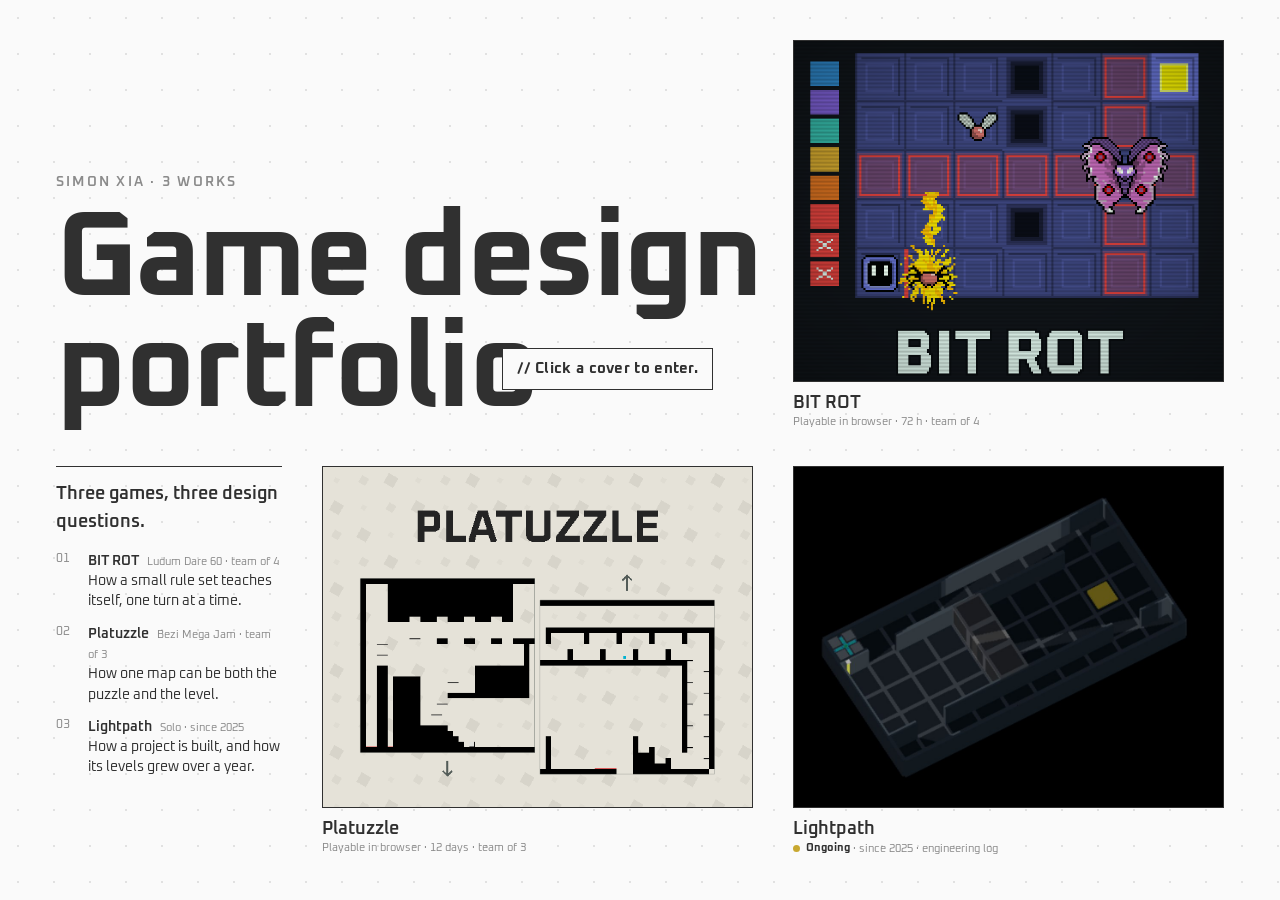
<file: index.html>
<!doctype html>
<html lang="en">
<head>
  <meta charset="utf-8">
  <meta name="viewport" content="width=device-width, initial-scale=1">
  <title>Simon Xia — Games</title>
  <link rel="stylesheet" href="style.css">
  <script>if (!sessionStorage.getItem("portfolio-return")) document.documentElement.classList.add("loading");</script>
</head>
<body class="home">
  <!-- 两个互扣的 L：作品占右边（BIT ROT 右上、Platuzzle 中下、Lightpath 右下），
       文字占左上横条 + 左下竖条。窄屏改为竖排。 -->
  <main class="home-grid">

    <header class="home-title">
      <p class="kicker">Simon Xia · 3 works</p>
      <h1>Game design<br>portfolio</h1>
    </header>

    <p class="note home-cta">Click a cover to enter.</p>

    <a class="entry e-bitrot" href="bit-rot.html" data-bg="#101820" data-style="bitrot">
      <img class="shot cover" src="img/bitrot-cover.png" alt="BIT ROT cover">
      <div class="label">
        <span class="title">BIT ROT</span>
        <span class="tag">Playable in browser · 72 h · team of 4</span>
      </div>
    </a>

    <section class="home-index" aria-label="What to look at">
      <p class="home-lead">Three games, three design questions.</p>
      <ol>
        <li><b>BIT ROT</b><span>Ludum Dare 60 · team of 4</span>How a small rule set teaches itself, one turn at a time.</li>
        <li><b>Platuzzle</b><span>Bezi Mega Jam · team of 3</span>How one map can be both the puzzle and the level.</li>
        <li><b>Lightpath</b><span>Solo · since 2025</span>How a project is built, and how its levels grew over a year.</li>
      </ol>
    </section>

    <a class="entry e-platuzzle" href="platuzzle.html" data-bg="#d7d7d7" data-style="platuzzle">
      <img class="shot cover" src="img/platuzzle-cover.png" alt="Platuzzle cover">
      <div class="label">
        <span class="title">Platuzzle</span>
        <span class="tag">Playable in browser · 12 days · team of 3</span>
      </div>
    </a>

    <a class="entry e-lightpath" href="lightpath.html" data-bg="#06090d" data-style="lightpath">
      <img class="shot cover" src="img/lightpath-cover.jpg" alt="Lightpath, level SNF-1 in the 3D view">
      <div class="label">
        <span class="title">Lightpath</span>
        <span class="tag"><b class="tag-live"><i aria-hidden="true"></i>Ongoing</b> · since 2025 · engineering log</span>
      </div>
    </a>
  </main>

  <script src="home-grid.js"></script>
  <script src="transition.js"></script>
</body>
</html>
</file>
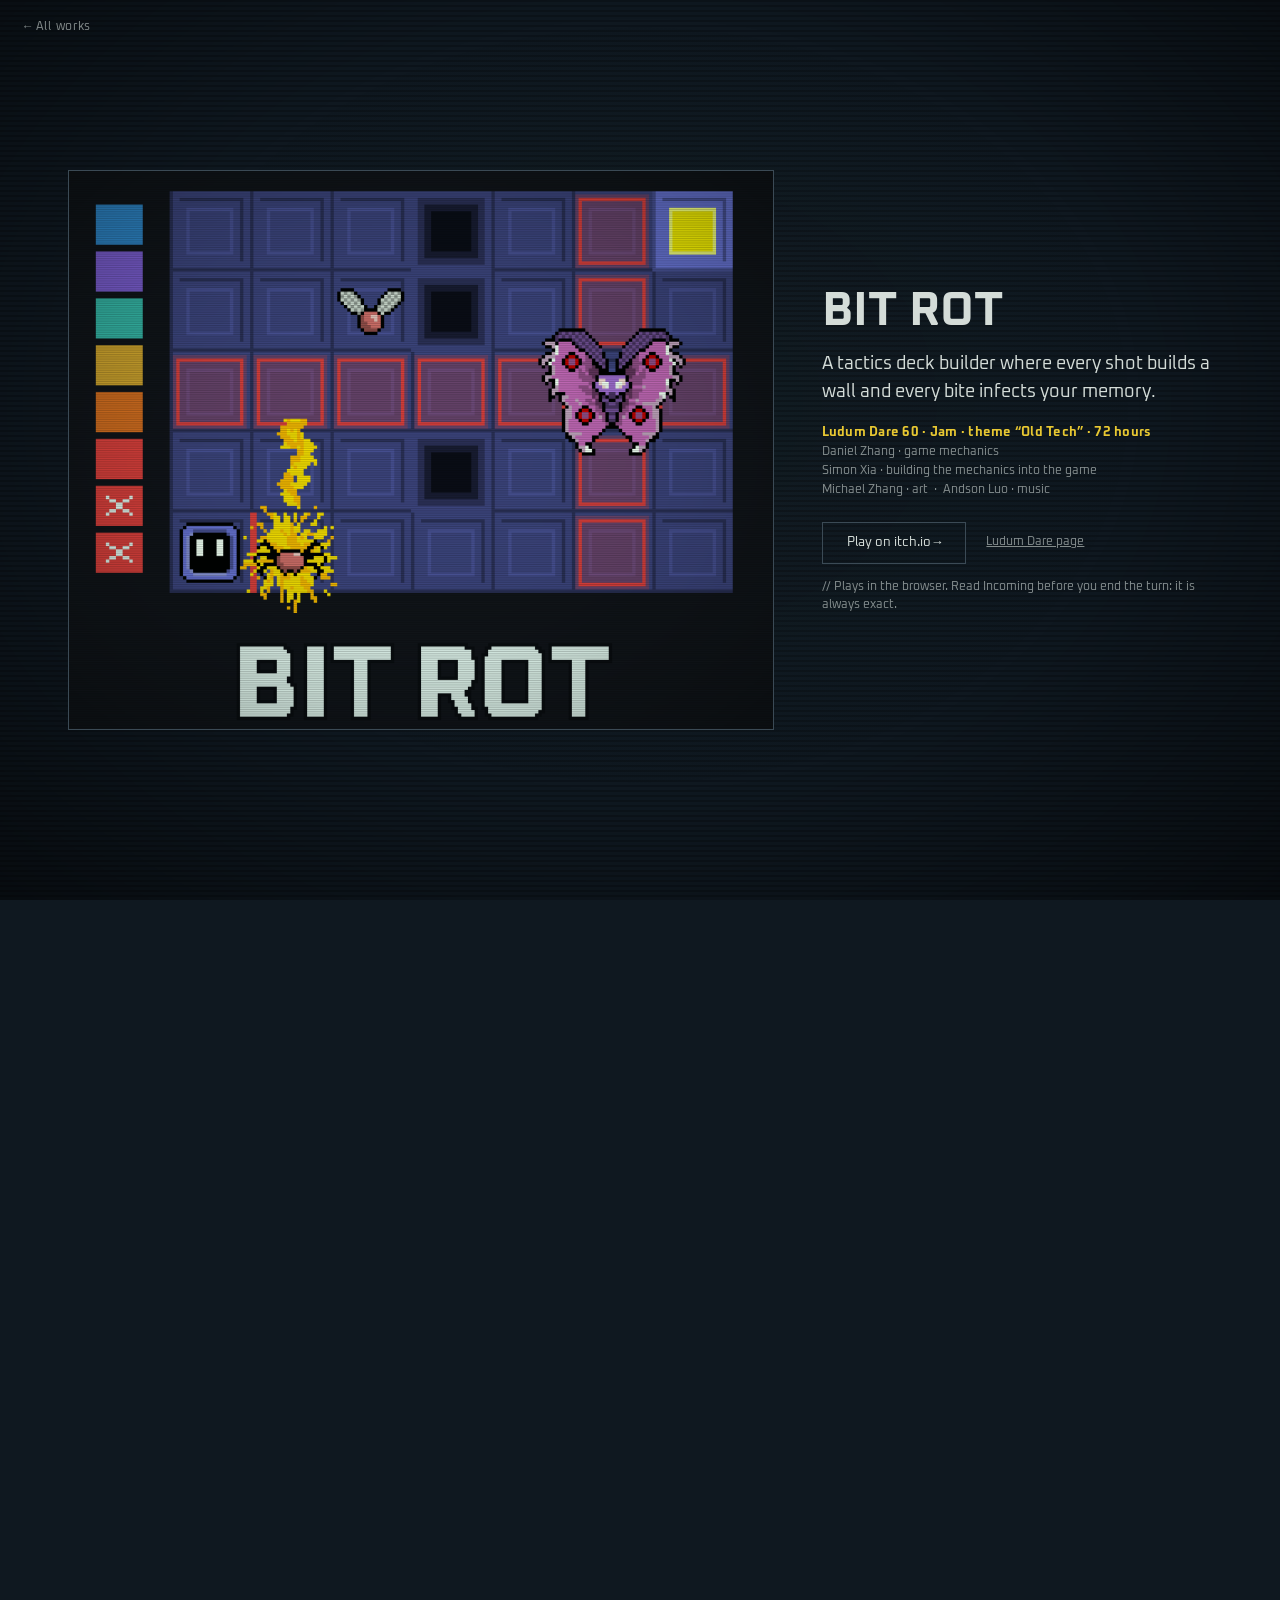
<file: bit-rot.html>
<!doctype html>
<html lang="en">
<head>
  <meta charset="utf-8">
  <meta name="viewport" content="width=device-width, initial-scale=1">
  <title>BIT ROT — Simon Xia</title>
  <link rel="stylesheet" href="style.css">
  <script>if (sessionStorage.getItem("portfolio-enter")) document.documentElement.classList.add("arriving");</script>
</head>
<body class="theme-bitrot">
  <a class="back" href="index.html" data-return>← All works</a>

  <!-- Introduction / Map design / Tutorial plan / Player's comments / Ludum Dare Results -->
  <main class="work">

    <section class="section hero">
      <img class="shot cover" src="img/bitrot-cover.png" alt="BIT ROT cover">
      <div>
        <h1>BIT ROT</h1>
        <p class="one-liner">A tactics deck builder where every shot builds a wall and every bite infects your memory.</p>
        <div class="meta">
          <span class="event">Ludum Dare 60 · Jam · theme “Old Tech” · 72 hours</span>
          <span>Daniel Zhang · game mechanics</span>
          <span>Simon Xia · building the mechanics into the game</span>
          <span>Michael Zhang · art &nbsp;·&nbsp; Andson Luo · music</span>
        </div>
        <div class="actions">
          <a class="btn" href="https://ralex-x.itch.io/bit-rot">Play on itch.io →</a>
          <a class="text-link" href="https://ldjam.com/events/ludum-dare/60/bit-rot">Ludum Dare page</a>
        </div>
        <p class="note" style="margin-top:14px">Plays in the browser. Read Incoming before you end the turn: it is always exact.</p>
      </div>
    </section>

    <section class="section">
      <div class="section-head"><span class="idx">01</span><h2>Introduction</h2></div>
      <p class="lead">You are a debugger dropped onto a board of bugs. Every shot builds a wall, and every bite corrupts a card in your deck. There is no luck in combat: every bug’s next move is shown before you commit.</p>
      <div class="turn" style="margin-top:16px">
        <div><b>DRAW</b>5 cards from your memory deck</div>
        <div><b>SPEND</b>4 CPU on cards</div>
        <div><b>FIRE</b>The side of your tile you fire from becomes a wall</div>
        <div><b>READ</b>Incoming shows every bug’s path, attack and exact damage</div>
        <div><b>END</b>Bugs move and bite; each point of damage corrupts a card</div>
      </div>
      <div class="strip" style="margin-top:16px">
        <figure><img class="shot" src="img/bitrot-09-aim-up.jpg" alt="Aiming ZAP upward"><figcaption>Aim ZAP up</figcaption></figure>
        <figure><img class="shot" src="img/bitrot-10-played-2.jpg" alt="ZAP fired; the tile edge becomes a wall"><figcaption>The top edge is now a wall, for the rest of the level</figcaption></figure>
        <figure><img class="shot" src="img/bitrot-11-end-turn.jpg" alt="End of turn: the bug moves"><figcaption>End turn: the bug moves, exactly as Incoming showed</figcaption></figure>
      </div>
      <div class="split" style="margin-top:18px; grid-template-columns:300px 1fr; gap:36px; align-items:center">
        <p style="font-size:14px">Memory is the health bar. Front slots put more copies of a card into the deck; damage corrupts from the back. Placing a card decides how often you draw it and how long it lasts.</p>
        <div>
          <div class="slots slots-compact" role="img" aria-label="Eight memory slots. Copies per slot: 4, 4, 3, 3, 2, 2, 1, 1. Slots 7 and 8 shown corrupted.">
            <div class="slot"><span class="c">4</span></div><div class="slot"><span class="c">4</span></div>
            <div class="slot"><span class="c">3</span></div><div class="slot"><span class="c">3</span></div>
            <div class="slot"><span class="c">2</span></div><div class="slot"><span class="c">2</span></div>
            <div class="slot rot"><span class="c">1</span></div><div class="slot rot"><span class="c">1</span></div>
          </div>
          <div class="slots-axis"><span>slot 1 · copies in deck · drawn most, breaks last</span><span>damage starts at slot 8 · corrupted = +1 CPU</span></div>
        </div>
      </div>
    </section>

    <section class="section">
      <div class="section-head"><span class="idx">02</span><h2>Map design</h2></div>
      <p class="lead">There is no fixed map: walls only exist where someone fired. Each level gives the board one idea, and three bugs read walls in three different ways.</p>
      <div class="levels" style="margin-top:18px">
        <figure class="level">
          <div class="board" style="--n:5"><div class="cell"></div><div class="cell"></div><div class="cell"></div><div class="cell"></div><div class="cell exit">EXIT</div><div class="cell"></div><div class="cell"></div><div class="cell"></div><div class="cell"></div><div class="cell"></div><div class="cell"></div><div class="cell"></div><div class="cell"><img src="img/sprites/spider1.png" alt="spider"></div><div class="cell"></div><div class="cell"></div><div class="cell"></div><div class="cell"></div><div class="cell"></div><div class="cell"></div><div class="cell"></div><div class="cell"><img src="img/sprites/player_idle.png" alt="you"></div><div class="cell"></div><div class="cell"></div><div class="cell"></div><div class="cell"></div></div>
          <figcaption><b>1 · Tutorial</b> 5×5 · 10 turns<br>One spider, two cards. Every rule is met once, on purpose.</figcaption>
        </figure>
        <figure class="level">
          <div class="board" style="--n:7"><div class="cell"></div><div class="cell"></div><div class="cell"><img src="img/sprites/fly1.png" alt="fly"></div><div class="cell"></div><div class="cell"></div><div class="cell"></div><div class="cell exit">EXIT</div><div class="cell"></div><div class="cell"></div><div class="cell"></div><div class="cell"></div><div class="cell"><img src="img/sprites/fly1.png" alt="fly"></div><div class="cell"></div><div class="cell"></div><div class="cell"></div><div class="cell"></div><div class="cell"></div><div class="cell"></div><div class="cell"></div><div class="cell"></div><div class="cell"></div><div class="cell"></div><div class="cell"></div><div class="cell"></div><div class="cell"></div><div class="cell"></div><div class="cell"></div><div class="cell"><img src="img/sprites/spider1.png" alt="spider"></div><div class="cell"></div><div class="cell"></div><div class="cell"></div><div class="cell"></div><div class="cell"></div><div class="cell"></div><div class="cell"></div><div class="cell"></div><div class="cell"></div><div class="cell"></div><div class="cell"></div><div class="cell"></div><div class="cell"></div><div class="cell"></div><div class="cell"><img src="img/sprites/player_idle.png" alt="you"></div><div class="cell"></div><div class="cell"></div><div class="cell"></div><div class="cell"></div><div class="cell"></div><div class="cell"></div></div>
          <figcaption><b>2 · Open field</b> 7×7 · 12 turns<br>Two flies and a spider; seven cards unlock, including SEQUENCE. First real deck decisions.</figcaption>
        </figure>
        <figure class="level">
          <div class="board" style="--n:7"><div class="cell"></div><div class="cell"></div><div class="cell"></div><div class="cell wall"></div><div class="cell"></div><div class="cell"></div><div class="cell exit">EXIT</div><div class="cell"></div><div class="cell"></div><div class="cell"></div><div class="cell wall"></div><div class="cell"></div><div class="cell"><img src="img/sprites/spider1.png" alt="spider"></div><div class="cell"></div><div class="cell"></div><div class="cell"></div><div class="cell"><img src="img/sprites/fly1.png" alt="fly"></div><div class="cell wall"></div><div class="cell"></div><div class="cell"></div><div class="cell"></div><div class="cell"></div><div class="cell"></div><div class="cell"></div><div class="cell"></div><div class="cell"><img src="img/sprites/spider1.png" alt="spider"></div><div class="cell"></div><div class="cell"></div><div class="cell"></div><div class="cell"></div><div class="cell"></div><div class="cell wall"></div><div class="cell"></div><div class="cell"></div><div class="cell"></div><div class="cell"></div><div class="cell"></div><div class="cell"></div><div class="cell wall"></div><div class="cell"></div><div class="cell"></div><div class="cell"></div><div class="cell"><img src="img/sprites/player_idle.png" alt="you"></div><div class="cell"></div><div class="cell"></div><div class="cell wall"></div><div class="cell"></div><div class="cell"></div><div class="cell"></div></div>
          <figcaption><b>3 · The gap</b> 7×7 · 12 turns<br>A wall line with one opening. Whoever holds the gap holds the level.</figcaption>
        </figure>
        <figure class="level">
          <div class="board" style="--n:7"><div class="cell"></div><div class="cell"></div><div class="cell"></div><div class="cell"></div><div class="cell"></div><div class="cell"></div><div class="cell"><img src="img/sprites/moth1.png" alt="moth"></div><div class="cell"></div><div class="cell"></div><div class="cell"></div><div class="cell"></div><div class="cell"></div><div class="cell"></div><div class="cell"></div><div class="cell"><img src="img/sprites/spider1.png" alt="spider"></div><div class="cell"></div><div class="cell wall"></div><div class="cell wall"></div><div class="cell wall"></div><div class="cell"></div><div class="cell"></div><div class="cell"></div><div class="cell"></div><div class="cell wall"></div><div class="cell wall"></div><div class="cell wall"></div><div class="cell"><img src="img/sprites/fly1.png" alt="fly"></div><div class="cell"></div><div class="cell"></div><div class="cell"></div><div class="cell wall"></div><div class="cell wall"></div><div class="cell wall"></div><div class="cell"></div><div class="cell wall"></div><div class="cell"></div><div class="cell"></div><div class="cell"></div><div class="cell"></div><div class="cell"></div><div class="cell"></div><div class="cell"></div><div class="cell"><img src="img/sprites/player_idle.png" alt="you"></div><div class="cell"></div><div class="cell"></div><div class="cell"></div><div class="cell"></div><div class="cell"></div><div class="cell"></div></div>
          <figcaption><b>4 · The Moth</b> 7×7 · 12 turns<br>No exit: the boss must die. It phases through the block in the middle.</figcaption>
        </figure>
      </div>
      <div class="bugs" style="margin-top:20px">
        <div><img src="img/sprites/fly1.png" alt=""><p><b>Fly</b> · 1 HP · moves 3<br>Flies over walls, but cannot bite through them.</p></div>
        <div><img src="img/sprites/spider1.png" alt=""><p><b>Spider</b> · 3 HP · moves 2<br>Crawls around walls; bites hard (2).</p></div>
        <div><img src="img/sprites/moth1.png" alt=""><p><b>Moth</b> · 5 HP · moves 4 · boss<br>Phases through walls. Marks a row and column; they go off next turn.</p></div>
      </div>
    </section>

    <section class="section">
      <div class="section-head"><span class="idx">03</span><h2>Tutorial plan</h2></div>
      <div class="split" style="grid-template-columns:360px 1fr">
        <div class="side">
          <p>The tutorial is level 1 itself: a 5 × 5 board, one spider with 2 HP, and only MOVE and ZAP in the deck. Each step waits for the action it asks for and highlights the one thing it is about.</p>
          <p>The player takes a bite on purpose (step 5). Damage is the rule most likely to be misread, so it is shown happening before it can go wrong.</p>
          <p>Step 7 teaches the central trick in one move: ZAP deals damage and builds the wall that blocks the next bite. ZAP then hits through that wall to finish the spider.</p>
          <p class="note" style="margin-top:14px">Players still found it dense: nine steps, all in one level. See the comments below.</p>
        </div>
        <ol class="steps">
          <li><b>Goal</b>Reach the exit.</li>
          <li><b>Select</b>Pick a MOVE card (click it or press its number).</li>
          <li><b>Aim</b>Hover a highlighted tile to preview; click it again to play.</li>
          <li><b>Read</b>A red line means the spider will reach you and bite when you end the turn.</li>
          <li><b>Take the bite</b>End the turn.</li>
          <li><b>Memory</b>Each damage breaks one memory slot, from slot 8 upward. A broken card costs +1 CPU.</li>
          <li><b>ZAP</b>The spider rests after biting. ZAP it: 1 damage and a wall on that side of your tile.</li>
          <li><b>Through the wall</b>The wall blocks its next bite. ZAP hits through walls: ZAP again to finish it.</li>
          <li><b>Reward</b>Bug killed: +1 upgrade point, banked when you clear the level. Now reach the exit.</li>
        </ol>
      </div>
    </section>

    <section class="section">
      <div class="section-head"><span class="idx">04</span><h2>Player’s comments</h2></div>
      <div class="ccols">
        <div>
          <div class="side ccol-head">
            <h3>WHAT LANDED</h3>
            <p>Players described the trade-off, not the damage: shooting is also building, and health is also the deck. The theme was read through the rules, not just the art.</p>
          </div>
          <div class="cshots">
            <img src="img/comments/bit-rot/5.png" alt="Comment by perrarancino on the Ludum Dare page">
            <img src="img/comments/bit-rot/1.png" alt="Comment by David Fiattarone on the Ludum Dare page">
            <img src="img/comments/bit-rot/2.png" alt="Comment by Tykki19 on the Ludum Dare page">
          </div>
        </div>
        <div>
          <div class="side ccol-head">
            <h3>WHAT DID NOT</h3>
            <p>The rules were hard to learn: too much at once, some of it only outside the level. It points to card previews, memory effects kept visible in play, and one rule at a time.</p>
          </div>
          <div class="cshots">
            <img src="img/comments/bit-rot/3.png" alt="Comment by CodeRaurus on the Ludum Dare page">
            <img src="img/comments/bit-rot/4.png" alt="Comment by baziki on the Ludum Dare page">
            <img src="img/comments/bit-rot/6.png" alt="Comment by Ueighti on the Ludum Dare page">
          </div>
        </div>
      </div>
    </section>

    <section class="section">
      <div class="section-head"><span class="idx">05</span><h2>Current status</h2></div>
      <p class="lead">Ludum Dare 60 is still in its rating period; final results come out when it closes. Where the entry stands on 1 November 2026:</p>
      <div class="stats4" style="margin-top:22px">
        <div class="stat"><b>23</b><span>comments from 22 players</span></div>
        <div class="stat"><b>36</b><span>ratings received (35.6, averaged across categories)</span></div>
        <div class="stat"><b>46</b><span>comments we left on other entries</span></div>
        <div class="stat"><b>16</b><span>replies we wrote to our own comments</span></div>
      </div>
      <p class="note" style="margin-top:18px">Figures from the Ludum Dare entry page and its public API.</p>
    </section>

    <section class="section">
      <div class="section-head"><span class="idx">→</span><h2>Other works</h2></div>
      <nav class="others">
        <a class="entry" href="platuzzle.html" data-bg="#d7d7d7" data-style="platuzzle">
          <img class="shot cover" src="img/platuzzle-cover.png" alt="Platuzzle cover">
          <div class="label"><span class="title">Platuzzle</span><span class="tag">Playable · 12 days · team of 3</span></div>
        </a>
        <a class="entry" href="lightpath.html" data-bg="#06090d" data-style="lightpath">
          <img class="shot cover" src="img/lightpath-cover.jpg" alt="Lightpath, level SNF-1 in the 3D view">
          <div class="label"><span class="title">Lightpath</span><span class="tag">Ongoing · engineering log</span></div>
        </a>
      </nav>
    </section>

  </main>
  <script src="transition.js"></script>
</body>
</html>
</file>
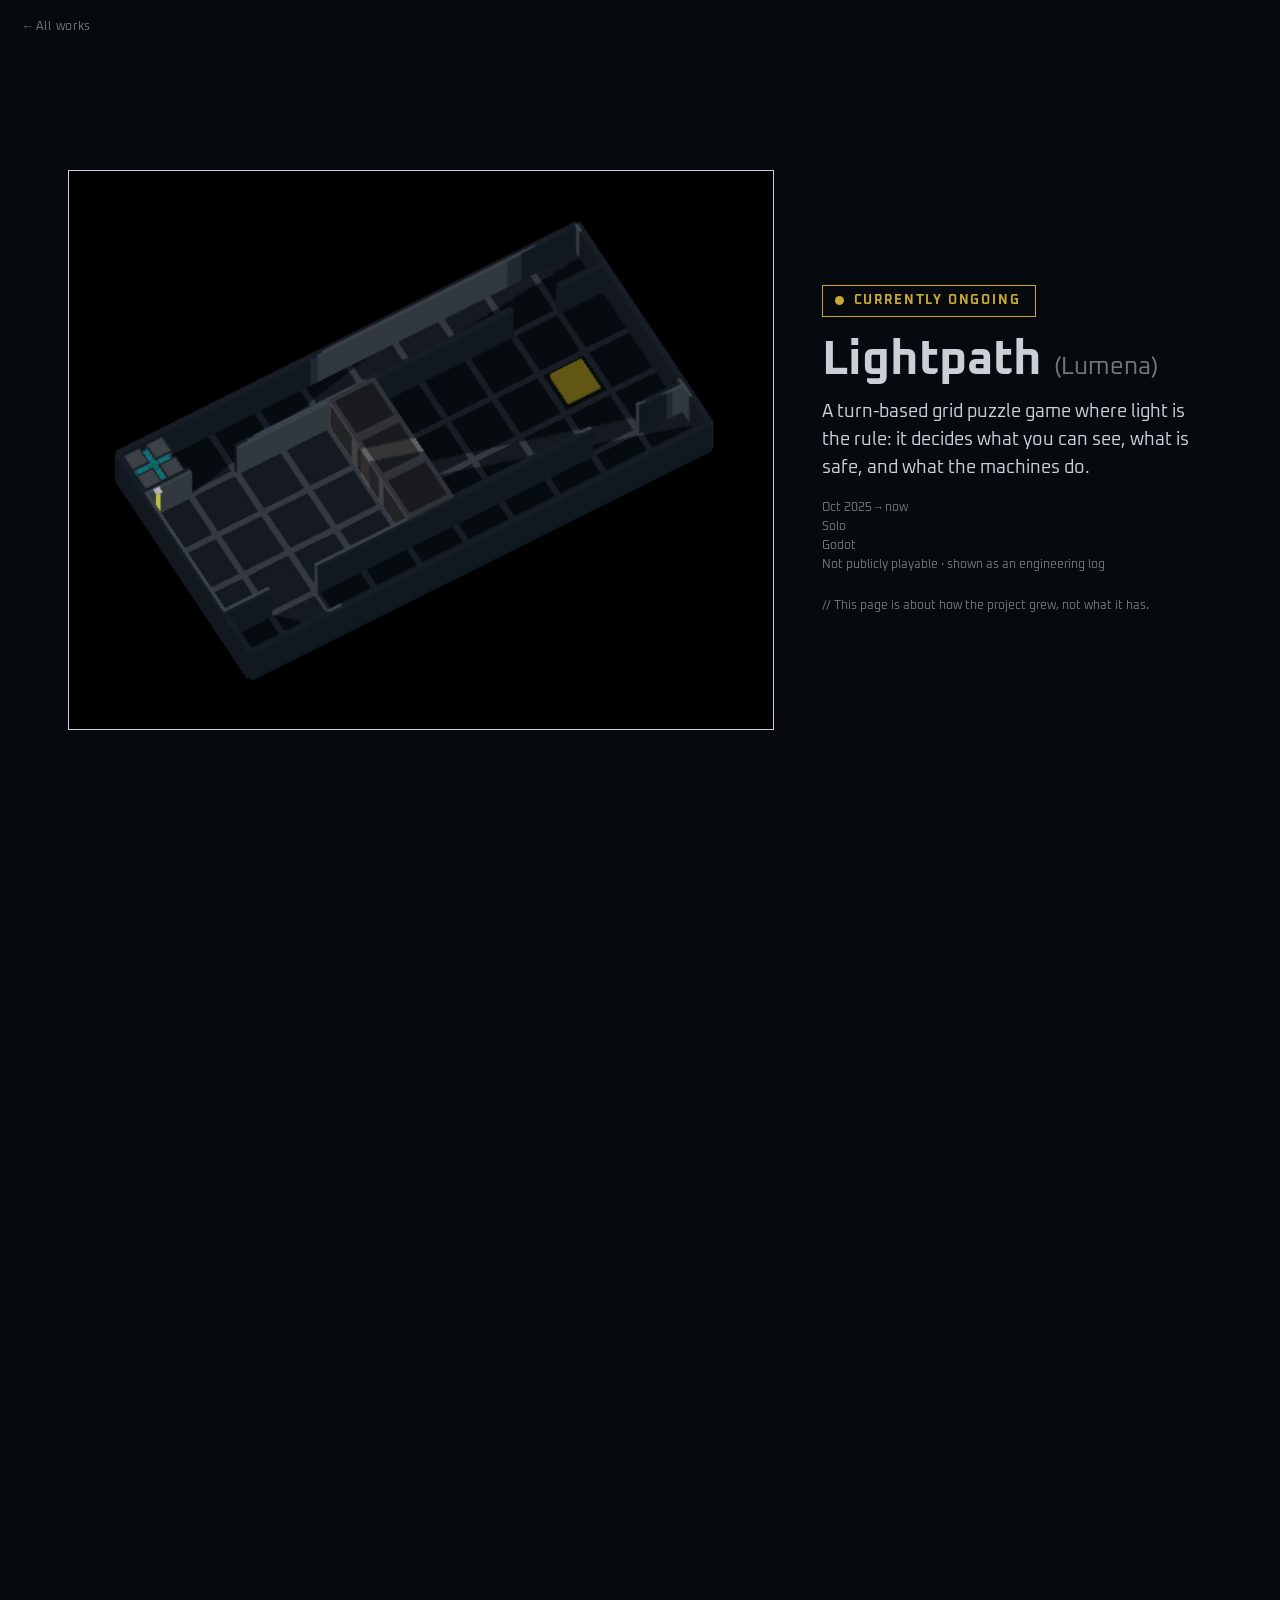
<file: lightpath.html>
<!doctype html>
<html lang="en">
<head>
  <meta charset="utf-8">
  <meta name="viewport" content="width=device-width, initial-scale=1">
  <title>Lightpath — Simon Xia</title>
  <link rel="stylesheet" href="style.css">
  <script>if (sessionStorage.getItem("portfolio-enter")) document.documentElement.classList.add("arriving");</script>
</head>
<body class="theme-lightpath">
  <a class="back" href="index.html" data-return>← All works</a>

  <!-- 证明：工程基础和长线成长。先讲成长，不炫技；细节留给文书。没有试玩、没有评论。 -->
  <main class="work">

    <section class="section hero">
      <img class="shot cover" src="img/lightpath-cover.jpg" alt="Lightpath, level SNF-1 in the 3D view">
      <div>
        <p class="status-live"><i aria-hidden="true"></i>Currently ongoing</p>
        <h1>Lightpath <small>(Lumena)</small></h1>
        <p class="one-liner">A turn-based grid puzzle game where light is the rule: it decides what you can see, what is safe, and what the machines do.</p>
        <div class="meta">
          <span>Oct 2025 → now</span>
          <span>Solo</span>
          <span>Godot</span>
          <span>Not publicly playable · shown as an engineering log</span>
        </div>
        <p class="note">This page is about how the project grew, not what it has.</p>
      </div>
    </section>

    <section class="section">
      <div class="section-head"><span class="idx">01</span><h2>How it is built</h2></div>
      <svg class="diagram" viewBox="0 0 1020 260" role="img" aria-label="Level file, then parser and loader, then the 2D grid rules, which are authoritative, then a read-only snapshot, then the 3D isometric view. Undo stores the state before and after each turn.">
        <defs><marker id="arr" viewBox="0 0 10 10" refX="9" refY="5" markerWidth="7" markerHeight="7" orient="auto"><path d="M0 0L10 5L0 10z" fill="#c9d0d8"/></marker></defs>
        <g fill="none" stroke="currentColor" stroke-width="1">
          <rect x="20" y="40" width="150" height="90"/>
          <rect x="200" y="40" width="150" height="90"/>
          <rect class="hi" x="380" y="30" width="240" height="110" stroke-width="2"/>
          <rect x="650" y="40" width="150" height="90" stroke-dasharray="4 4"/>
          <rect x="830" y="40" width="170" height="90"/>
          <rect x="380" y="190" width="240" height="50"/>
          <path d="M170 85H198M350 85H378M620 85H648M800 85H828" marker-end="url(#arr)"/>
          <path d="M500 140V188" marker-end="url(#arr)"/>
        </g>
        <text x="95" y="80" text-anchor="middle">Level file</text><text class="small" x="95" y="100" text-anchor="middle">KDL level files</text>
        <text x="275" y="80" text-anchor="middle">Parser · loader</text><text class="small" x="275" y="100" text-anchor="middle">checked on load</text>
        <text x="500" y="66" text-anchor="middle" font-weight="600">Grid rules (2D)</text>
        <text class="small" x="500" y="88" text-anchor="middle">light · circuits · Elena · turns</text>
        <text class="small" x="500" y="108" text-anchor="middle">the only authority</text>
        <text x="725" y="80" text-anchor="middle">Snapshot</text><text class="small" x="725" y="100" text-anchor="middle">read-only</text>
        <text x="915" y="80" text-anchor="middle">3D isometric view</text><text class="small" x="915" y="100" text-anchor="middle">draws, never decides</text>
        <text x="500" y="212" text-anchor="middle">Undo</text><text class="small" x="500" y="230" text-anchor="middle">state before and after each turn</text>
        <text class="small" x="660" y="220">172 tests run on the rules, headless</text>
      </svg>
      <p class="lead" style="margin-top:24px">The rules live on a flat grid and the 3D view only reads them, so a richer picture can never change what a move does, and every rule can be tested without drawing a frame.</p>
    </section>

    <section class="section">
      <div class="section-head"><span class="idx">02</span><h2>Five Codemap snapshots</h2></div>
      <p class="lead">I built a Codemap of the code at five commits across the year. The layers came apart one at a time.</p>
      <div class="arch" style="margin-top:24px">
        <div class="arch-col"><p class="arch-ver">V1<span>Oct 2025</span></p>
          <div class="blk">Scene: logic + drawing</div>
          <p class="arch-cap">The player’s position is where it is drawn</p></div>
        <div class="arch-col"><p class="arch-ver">V2<span>Feb 2026</span></p>
          <div class="blk">Rules + tweens + drawing</div><div class="blk">AI · pure logic</div>
          <p class="arch-cap">Rules and drawing still in one place</p></div>
        <div class="arch-col"><p class="arch-ver">V3<span>May 2026</span></p>
          <div class="blk-row"><div class="blk">Light logic</div><div class="blk">Rendering</div></div><div class="blk">Entities: still mixed</div>
          <p class="arch-cap">Lighting split from drawing</p></div>
        <div class="arch-col"><p class="arch-ver">V4<span>Aug 2026</span></p>
          <div class="blk hi">2D rules · authority</div><div class="flow">↓ snapshot</div><div class="blk dash">3D host · tests only</div>
          <p class="arch-cap">The view only reads; 2D still the default</p></div>
        <div class="arch-col"><p class="arch-ver">V5<span>Oct 2026</span></p>
          <div class="blk hi">2D rules · authority</div><div class="flow">↓ snapshot</div><div class="blk hi">3D isometric view</div>
          <p class="arch-cap">3D on by default; dead code archived</p></div>
      </div>
      <table class="data" style="margin-top:20px">
        <tbody>
          <tr><th>Lighting</th><td>1 backend · 372 lines</td><td>1 · 813 lines</td><td>3 backends · 4,378</td><td>3 · 4,883</td><td>1 in production · 5,259</td></tr>
          <tr><th>Undo</th><td>Reload the scene</td><td>Full snapshots, up to 200</td><td>+ undo lock</td><td>State before and after each turn</td><td>Same</td></tr>
          <tr><th>Level loading</th><td>Line-by-line regex</td><td>Lexer → parser → loader</td><td>Can write levels back</td><td>Syntax tree, validation, editor</td><td>Same</td></tr>
          <tr><th>Tests</th><td class="num">0</td><td class="num">27</td><td class="num">74</td><td class="num">~145</td><td class="num">172</td></tr>
        </tbody>
      </table>
      <p class="note" style="margin-top:16px">Not every line went the right way: the main lighting file kept growing, and only V5 cut three lighting backends down to one production path.</p>
    </section>

    <section class="section">
      <div class="section-head"><span class="idx">03</span><h2>Levels over a year</h2></div>
      <p class="lead">Every level file at each snapshot. Some levels exist only to pin down a fixed bug; those are the regression levels.</p>
      <div class="lv-legend" style="margin-top:20px">
        <span><i class="lv slice new"></i>vertical slice</span><span><i class="lv play new"></i>level</span><span><i class="lv hub new"></i>hub</span><span><i class="lv reg new"></i>regression level</span><span><i class="lv test new"></i>prototype / test</span><span><i class="lv play"></i>faded = carried over</span>
      </div>
      <div class="lv-map">
        <div class="lv-row"><div class="lv-ver">V1<span>Oct 2025</span></div><div class="lv-dots"><i class="lv play new" title="advanced_01"></i><i class="lv play new" title="easy_full_01"></i><i class="lv play new" title="minimal_01"></i><i class="lv test new" title="mirror_test"></i><i class="lv test new" title="native_light_test"></i><i class="lv test new" title="no_attenuation_test"></i><i class="lv test new" title="performance_test"></i><i class="lv play new" title="room_minimal_01"></i><i class="lv test new" title="simple_test"></i><i class="lv test new" title="test_kdl"></i><i class="lv test new" title="test_mirror_basic"></i><i class="lv test new" title="thin_wall_test"></i><i class="lv play new" title="tutorial_01"></i><i class="lv test new" title="wall_switch_test"></i></div><div class="lv-note"><b>14</b> files · Prototype rooms and engine tests in JSON; no real levels yet</div></div>
        <div class="lv-row"><div class="lv-ver">V2<span>Feb 2026</span></div><div class="lv-dots"><i class="lv play new" title="1.1"></i><i class="lv play new" title="1.2"></i><i class="lv play new" title="1.3"></i><i class="lv play new" title="1.4"></i><i class="lv play new" title="1.5"></i></div><div class="lv-note"><b>5</b> files · First chapter: 1.1 to 1.5</div></div>
        <div class="lv-row"><div class="lv-ver">V3<span>May 2026</span></div><div class="lv-dots"><i class="lv play new" title="1-1"></i><i class="lv play" title="1.1"></i><i class="lv play new" title="1.10"></i><i class="lv play" title="1.2"></i><i class="lv play" title="1.3"></i><i class="lv play" title="1.4"></i><i class="lv play" title="1.5"></i><i class="lv play new" title="1.6"></i><i class="lv play new" title="1.7"></i><i class="lv play new" title="1.8"></i><i class="lv play new" title="1.9"></i><i class="lv test new" title="aaa"></i><i class="lv test new" title="elena_test1"></i><i class="lv hub new" title="hub"></i><i class="lv hub new" title="hub_snapshot"></i><i class="lv reg new" title="mirror_regression"></i><i class="lv reg new" title="mirror_regression_light"></i><i class="lv reg new" title="mirror_regression_sync"></i><i class="lv reg new" title="mirror_regression_undo"></i><i class="lv test new" title="mirror_test"></i><i class="lv test new" title="plate2"></i></div><div class="lv-note"><b>21</b> files · Chapter 1 grows to ten levels; a hub; mirror bugs kept as regression levels</div></div>
        <div class="lv-row"><div class="lv-ver">V4<span>Aug 2026</span></div><div class="lv-dots"><i class="lv play" title="1-1"></i><i class="lv play" title="1.10"></i><i class="lv play" title="1.2"></i><i class="lv play" title="1.3"></i><i class="lv play" title="1.4"></i><i class="lv play" title="1.5"></i><i class="lv play" title="1.6"></i><i class="lv play" title="1.7"></i><i class="lv play" title="1.8"></i><i class="lv play" title="1.9"></i><i class="lv test" title="aaa"></i><i class="lv reg new" title="elena-regressive1"></i><i class="lv reg new" title="elena-regressive2"></i><i class="lv reg new" title="elena-regressive3"></i><i class="lv test" title="elena_test1"></i><i class="lv hub" title="hub"></i><i class="lv hub" title="hub_snapshot"></i><i class="lv reg" title="mirror_regression"></i><i class="lv reg" title="mirror_regression_light"></i><i class="lv reg" title="mirror_regression_sync"></i><i class="lv reg" title="mirror_regression_undo"></i><i class="lv test" title="mirror_test"></i><i class="lv test" title="plate2"></i><i class="lv reg new" title="pressure_plate_release_regression"></i><i class="lv play new" title="snf-1"></i><i class="lv play new" title="snf-1R"></i><i class="lv play new" title="snf-2"></i><i class="lv play new" title="snf-2R"></i><i class="lv play new" title="snf-3"></i><i class="lv play new" title="snf-4"></i><i class="lv play new" title="snf-6"></i></div><div class="lv-note"><b>31</b> files · SNF series (SNF-1 to 6, with R variants); Elena regression levels</div></div>
        <div class="lv-row"><div class="lv-ver">V5<span>Oct 2026</span></div><div class="lv-dots"><i class="lv play" title="1-1"></i><i class="lv play" title="1.10"></i><i class="lv play" title="1.2"></i><i class="lv play" title="1.3"></i><i class="lv play" title="1.4"></i><i class="lv play" title="1.5"></i><i class="lv play" title="1.6"></i><i class="lv play" title="1.7"></i><i class="lv play" title="1.8"></i><i class="lv play" title="1.9"></i><i class="lv test" title="aaa"></i><i class="lv reg" title="elena-regressive1"></i><i class="lv reg" title="elena-regressive2"></i><i class="lv reg" title="elena-regressive3"></i><i class="lv test" title="elena_test1"></i><i class="lv hub" title="hub"></i><i class="lv hub" title="hub_snapshot"></i><i class="lv slice new" title="igf-00"></i><i class="lv slice new" title="igf-01"></i><i class="lv slice new" title="igf-02"></i><i class="lv slice new" title="igf-03"></i><i class="lv reg" title="mirror_regression"></i><i class="lv reg" title="mirror_regression_light"></i><i class="lv reg" title="mirror_regression_sync"></i><i class="lv reg" title="mirror_regression_undo"></i><i class="lv test" title="mirror_test"></i><i class="lv test" title="plate2"></i><i class="lv reg" title="pressure_plate_release_regression"></i><i class="lv play" title="snf-1"></i><i class="lv play" title="snf-1R"></i><i class="lv play" title="snf-2"></i><i class="lv play" title="snf-2R"></i><i class="lv play" title="snf-3"></i><i class="lv play" title="snf-4"></i><i class="lv play" title="snf-6"></i></div><div class="lv-note"><b>35</b> files · IGF-00 to 03: the vertical slice</div></div>
      </div>
      <div class="cols-2" style="margin-top:24px; max-width:720px">
        <figure><img class="shot wide" src="img/lightpath-early.jpg" alt="October 2025 build: flat 2D prototype"><figcaption>Oct 2025 · first build</figcaption></figure>
        <figure><img class="shot wide" src="img/lightpath-now.jpg" alt="October 2026 build: SNF-1 in the 3D view"><figcaption>Oct 2026 · SNF-1, 3D view</figcaption></figure>
      </div>
    </section>

    <section class="section">
      <div class="section-head"><span class="idx">→</span><h2>Other works</h2></div>
      <nav class="others">
        <a class="entry" href="bit-rot.html" data-bg="#101820" data-style="bitrot">
          <img class="shot cover" src="img/bitrot-cover.png" alt="BIT ROT cover">
          <div class="label"><span class="title">BIT ROT</span><span class="tag">Playable · 72 h · team of 4</span></div>
        </a>
        <a class="entry" href="platuzzle.html" data-bg="#d7d7d7" data-style="platuzzle">
          <img class="shot cover" src="img/platuzzle-cover.png" alt="Platuzzle cover">
          <div class="label"><span class="title">Platuzzle</span><span class="tag">Playable · 12 days · team of 3</span></div>
        </a>
      </nav>
    </section>

  </main>
  <script src="transition.js"></script>
</body>
</html>
</file>
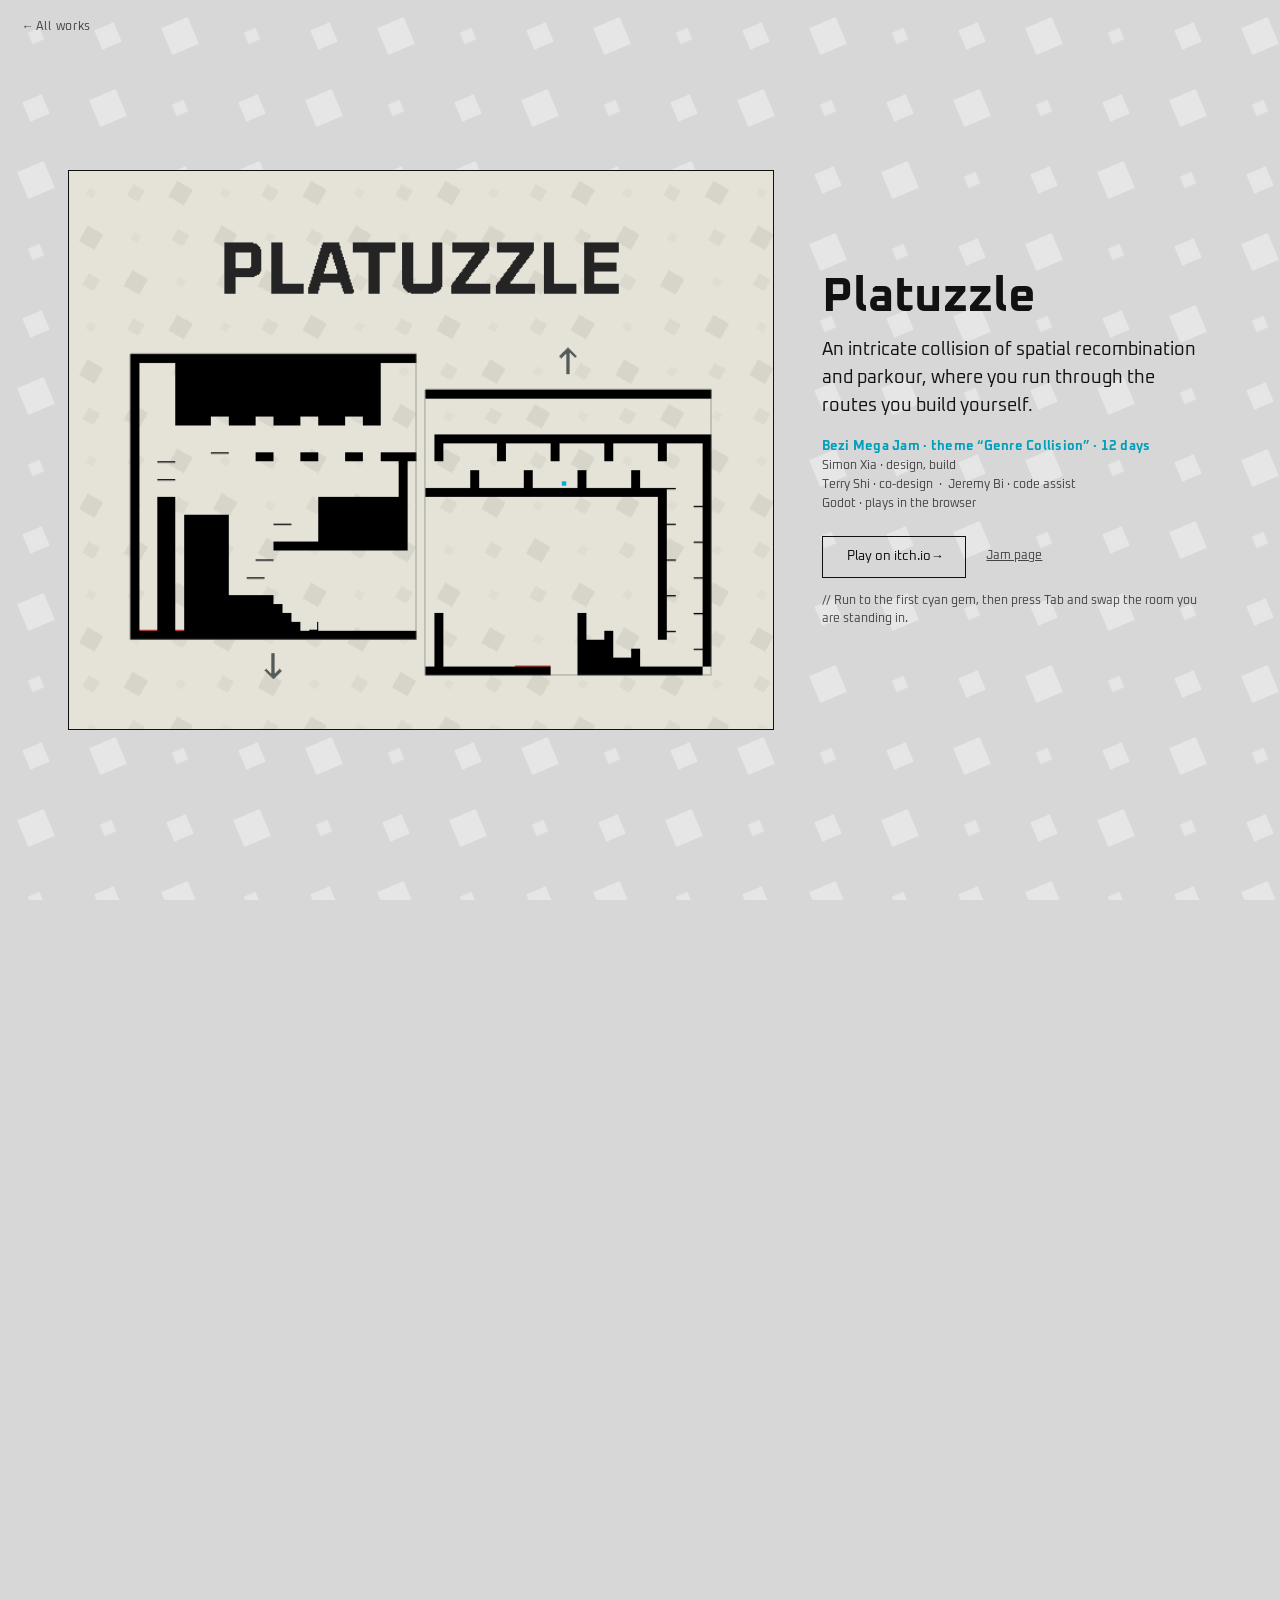
<file: platuzzle.html>
<!doctype html>
<html lang="en">
<head>
  <meta charset="utf-8">
  <meta name="viewport" content="width=device-width, initial-scale=1">
  <title>Platuzzle — Simon Xia</title>
  <link rel="stylesheet" href="style.css">
  <script>if (sessionStorage.getItem("portfolio-enter")) document.documentElement.classList.add("arriving");</script>
</head>
<body class="theme-platuzzle">
  <a class="back" href="index.html" data-return>← All works</a>

  <!-- Introduction / Map design / Tutorial plan / Player's comments / Bezi Results -->
  <main class="work">

    <section class="section hero">
      <img class="shot cover" src="img/platuzzle-cover.png" alt="Platuzzle cover">
      <div>
        <h1>Platuzzle</h1>
        <p class="one-liner">An intricate collision of spatial recombination and parkour, where you run through the routes you build yourself.</p>
        <div class="meta">
          <span class="event">Bezi Mega Jam · theme “Genre Collision” · 12 days</span>
          <span>Simon Xia · design, build</span>
          <span>Terry Shi · co-design &nbsp;·&nbsp; Jeremy Bi · code assist</span>
          <span>Godot · plays in the browser</span>
        </div>
        <div class="actions">
          <a class="btn" href="https://ralex-x.itch.io/platuzzle">Play on itch.io →</a>
          <a class="text-link" href="https://itch.io/jam/bezi-mega-jam-1/rate/5067845">Jam page</a>
        </div>
        <p class="note" style="margin-top:14px">Run to the first cyan gem, then press Tab and swap the room you are standing in.</p>
      </div>
    </section>

    <section class="section">
      <div class="section-head"><span class="idx">01</span><h2>Introduction</h2></div>
      <p class="lead">Two genres share one map. The puzzle decides where the route goes; the platforming decides whether you can actually run it.</p>
      <div class="turn" style="grid-template-columns:repeat(3,1fr); margin-top:18px">
        <div><b>RUN</b>A / D to move, Space to jump. Reach the gem.</div>
        <div><b>PLAN</b>Tab opens the map of nine rooms on a 3×3 grid.</div>
        <div><b>SWAP</b>Swap the room you are standing in with a neighbour, then run through the new connection.</div>
      </div>
      <div class="cols-2" style="margin-top:20px">
        <figure><img class="shot wide" src="img/platuzzle-07-plan.jpg" alt="Plan view: swapping rooms"><figcaption>Plan: rooms 1 and 2 about to change places</figcaption></figure>
        <figure><img class="shot wide" src="img/platuzzle-05-jump.jpg" alt="Action view: jumping"><figcaption>Run: the route you just built</figcaption></figure>
      </div>
    </section>

    <section class="section">
      <div class="section-head"><span class="idx">02</span><h2>Map design</h2></div>
      <div class="rooms" style="grid-template-columns:auto 1fr">
        <img style="height:min(calc(100vh - 330px), 430px)" src="img/platuzzle-rooms.png" alt="All nine rooms in their starting layout, with the six gems and the start position">
        <div class="side">
          <p>Nine rooms of 32 × 32 tiles, drawn here from the game’s room files in their starting layout. Which rooms connect depends on what you place next to what, and rooms move during the run, so the route below is a sequence of rooms rather than a path on this picture.</p>
          <p>Room 3 and room 6 are each visited twice for different gems: the same room becomes a different place once its neighbours change.</p>
          <div class="key" style="grid-template-columns:18px 1fr 18px 1fr 18px 1fr">
            <i style="background:#111"></i><span>Wall</span>
            <i style="background:linear-gradient(#111 0 3px, transparent 3px)"></i><span>One-way platform</span>
            <i style="background:linear-gradient(transparent 0 10px, #d64034 10px)"></i><span>Hazard</span>
            <i style="background:#00b0d0; transform:rotate(45deg) scale(.75)"></i><span>Gem</span>
            <i style="background:#fafafa; border:2px solid #111"></i><span>Start</span>
          </div>
        </div>
      </div>
      <p class="card-head" style="margin-top:20px">ONE FULL SOLUTION · 12 ROOM VISITS · 16 SWAPS</p>
      <ol class="route" aria-label="Route: room 1, room 2 with gem 1, room 3 with gem 2, room 4, room 5, room 3 with gem 3, room 6 with gem 4, room 8, room 6 with gem 5, room 7, room 2, room 6B with gem 6">
        <li><img src="img/pz-room-1.png" alt=""><span>1</span></li>
        <li class="gem"><img src="img/pz-room-2.png" alt=""><span>2</span><em>1</em></li>
        <li class="gem"><img src="img/pz-room-3.png" alt=""><span>3</span><em>2</em></li>
        <li><img src="img/pz-room-4.png" alt=""><span>4</span></li>
        <li><img src="img/pz-room-5.png" alt=""><span>5</span></li>
        <li class="gem"><img src="img/pz-room-3.png" alt=""><span>3</span><em>3</em></li>
        <li class="gem"><img src="img/pz-room-6.png" alt=""><span>6</span><em>4</em></li>
        <li><img src="img/pz-room-8.png" alt=""><span>8</span></li>
        <li class="gem"><img src="img/pz-room-6.png" alt=""><span>6</span><em>5</em></li>
        <li><img src="img/pz-room-7.png" alt=""><span>7</span></li>
        <li><img src="img/pz-room-2.png" alt=""><span>2</span></li>
        <li class="gem"><img src="img/pz-room-6B.png" alt=""><span>6B</span><em>6</em></li>
      </ol>
      <p class="note" style="margin-top:10px">Replayed end to end by an automated test with normal controls and legal swaps only. One working solution, not the shortest.</p>
    </section>

    <section class="section">
      <div class="section-head"><span class="idx">03</span><h2>Tutorial plan</h2></div>
      <p class="lead">There is no tutorial screen. The only standing text is “Reach the gem.” Everything else is taught by where the gems are and how much of the map exists yet.</p>
      <div class="rules" style="margin-top:22px">
        <div><h3>ONE IDEA PER GEM</h3><p>Each stretch of the route confirms one thing: that you will swap rooms for a gem you can see; that a corridor can wait while the real target is further down; that the same room can be run twice; that a narrow edge matters more than an open one.</p></div>
        <div><h3>THE BOARD GROWS</h3><p>The run starts with only rooms 1 and 2. The first gem adds room 3 on a 2 × 2 board with one empty slot; the second gem opens all nine. The first swap is learned with almost nothing else to choose from.</p></div>
        <div><h3>HINTS ARRIVE ON TIME</h3><p>Room 1 shows movement and jumping. After the first gem, Tab is introduced, the game asks for room 2 above room 3, confirms the connected edge, and acknowledges when you step through it.</p></div>
        <div><h3>THEN LET GO</h3><p>The first three gems appear one at a time, in order. From the fourth on, the rest appear together and can be taken in any order.</p></div>
      </div>
      <div class="cols-2" style="margin-top:26px; gap:40px">
        <blockquote class="quote">If a stretch keeps failing, fix it in this order: move the gem somewhere easier to see; make unconnected edges clearer in the plan view; only then add a short line of text.<cite>tutorial plan (translated)</cite></blockquote>
        <blockquote class="quote">The tutorial works when someone with no explanation can get from the first gem to the last, and can say: “the gem is in another room, so I have to swap rooms.”<cite>tutorial plan (translated)</cite></blockquote>
      </div>
    </section>

    <section class="section">
      <div class="section-head"><span class="idx">04</span><h2>Player’s comments</h2></div>
      <div class="split">
        <div class="side">
          <p>The core idea read straight away: seeing two rooms change places made the genre collision tangible.</p>
          <p>The cost showed too. One player got stuck in room 4 and never reached the last gems. Swapping can build dead ends, and the game does too little to show you are in one.</p>
        </div>
        <div class="cshots">
          <img src="img/comments/platuzzle/2.png" alt="Comment by tsgamestudio on the jam page">
          <img src="img/comments/platuzzle/1.png" alt="Comment by Dolan Games on the jam page">
          <img src="img/comments/platuzzle/3.png" alt="Comment by Fridgecrisis on the jam page">
        </div>
      </div>
    </section>

    <section class="section">
      <div class="section-head"><span class="idx">05</span><h2>Bezi Results</h2></div>
      <div class="split">
        <div class="side">
          <div class="stat"><b>24 / 25</b><span>First pass: top score among 213 judged games, shared with 11 others</span></div>
          <div class="stat" style="margin-top:18px"><b>19 / 25</b><span>Final round: 24th of 29 finalists</span></div>
          <p style="margin-top:18px">Polish held at 5. Gameplay dropped the most, from 5 to 3.</p>
        </div>
        <figure>
          <div class="legend"><span><i class="first"></i>First pass</span><span><i class="final"></i>Final round</span></div>
          <div class="scores" role="img" aria-label="Scores out of 5, first pass then final: Gameplay and core idea 5, 3. Creativity and theme 5, 4. Polish and presentation 5, 5. Technical execution 5, 4. Scope and completion 4, 3.">
            <span>Gameplay &amp; core idea</span><div class="track"><i class="first" style="width:100%"></i><i class="final" style="width:60%"></i></div><span class="val">5 → 3</span>
            <span>Creativity &amp; theme</span><div class="track"><i class="first" style="width:100%"></i><i class="final" style="width:80%"></i></div><span class="val">5 → 4</span>
            <span>Polish &amp; presentation</span><div class="track"><i class="first" style="width:100%"></i><i class="final" style="width:100%"></i></div><span class="val">5 → 5</span>
            <span>Technical execution</span><div class="track"><i class="first" style="width:100%"></i><i class="final" style="width:80%"></i></div><span class="val">5 → 4</span>
            <span>Scope &amp; completion</span><div class="track"><i class="first" style="width:80%"></i><i class="final" style="width:60%"></i></div><span class="val">4 → 3</span>
          </div>
          <figcaption style="margin-top:14px">Out of 5 per category. Source: the organisers’ judging sheet, shown on the results livestream.</figcaption>
        </figure>
      </div>
    </section>

    <section class="section">
      <div class="section-head"><span class="idx">→</span><h2>Other works</h2></div>
      <nav class="others">
        <a class="entry" href="bit-rot.html" data-bg="#101820" data-style="bitrot">
          <img class="shot cover" src="img/bitrot-cover.png" alt="BIT ROT cover">
          <div class="label"><span class="title">BIT ROT</span><span class="tag">Playable · 72 h · team of 4</span></div>
        </a>
        <a class="entry" href="lightpath.html" data-bg="#06090d" data-style="lightpath">
          <img class="shot cover" src="img/lightpath-cover.jpg" alt="Lightpath, level SNF-1 in the 3D view">
          <div class="label"><span class="title">Lightpath</span><span class="tag">Ongoing · engineering log</span></div>
        </a>
      </nav>
    </section>

  </main>
  <script src="platuzzle-bg.js"></script>
  <script src="transition.js"></script>
</body>
</html>
</file>
<file: style.css>
/* Two-tone paper/ink, 2D only (no 3D transforms, no WebGL).
   Target viewport: 1500×780. Every "screen" (home, each work-page section) fits in one viewport. */
@font-face {
  font-family: "Oxanium";
  src: url("fonts/Oxanium.woff2") format("woff2"), url("fonts/Oxanium.ttf") format("truetype");
  font-weight: 200 800;
  font-display: block;
}
:root {
  --paper: #fafafa;
  --ink: #303030;
  --ink-soft: rgba(48, 48, 48, 0.55);
  --line: rgba(48, 48, 48, 0.12);
  --accent: var(--ink-soft);
  --mono: "Oxanium", ui-monospace, monospace;
  --sans: "Oxanium", -apple-system, "PingFang SC", sans-serif;
}

/* ---------- work themes (colours sampled from each game) ---------- */
body.theme-bitrot {
  --paper: #101820;
  --ink: #d4dcd8;
  --ink-soft: rgba(212, 220, 216, 0.6);
  --line: rgba(212, 220, 216, 0.14);
  --accent: #e8c832;
}
body.theme-platuzzle {
  --paper: #d7d7d7;
  --ink: #111111;
  --ink-soft: rgba(17, 17, 17, 0.74);
  --line: rgba(17, 17, 17, 0.16);
  --accent: #00a0bd;
}
body.theme-lightpath {
  --paper: #06090d;
  --ink: #c9d0d8;
  --ink-soft: rgba(201, 208, 216, 0.55);
  --line: rgba(201, 208, 216, 0.12);
  --accent: #c8a830;
}

* { box-sizing: border-box; margin: 0; padding: 0; }


body {
  background: var(--paper);
  color: var(--ink);
  font: 15px/1.55 var(--sans);
  font-variant-numeric: tabular-nums;
}

a { color: inherit; }

/* ---------- transition overlay ---------- */
.veil {
  position: fixed;
  inset: 0;
  width: 100vw;
  height: 100vh;
  z-index: 1000;
  pointer-events: none;
}
body[class^="theme-"] main.work,
body[class^="theme-"] .back {
  animation: arrive 320ms ease-out both;
}
@keyframes arrive { from { opacity: 0; } to { opacity: 1; } }
/* arriving through a cover transition: content stays hidden while the cover flies into place */
html.arriving main.work,
html.arriving .back { animation: none; opacity: 0; }
/* the flying cover sits above the transition background */
.flyer {
  position: fixed;
  z-index: 1001;
  margin: 0;
  transform-origin: 0 0;
  pointer-events: none;
}
@media (prefers-reduced-motion: reduce) {
  body[class^="theme-"] main.work,
  body[class^="theme-"] .back { animation: none; }
}

/* Platuzzle's tilted-square background (platuzzle-bg.js), behind everything */
.pz-bg {
  position: fixed;
  inset: 0;
  width: 100vw;
  height: 100vh;
  z-index: -1;
  pointer-events: none;
}

/* ---------- small fixed back link (no bar) ---------- */
.back {
  position: fixed;
  top: 20px;
  left: 24px;
  z-index: 10;
  font: 12px var(--mono);
  letter-spacing: 0.06em;
  text-decoration: none;
  color: var(--ink-soft);
  transition: color 120ms;
}
.back:hover, .back:focus-visible { color: var(--accent); }

/* ---------- placeholders ---------- */
.ph {
  position: relative;
  display: flex;
  align-items: center;
  justify-content: center;
  text-align: center;
  padding: 12px;
  border: 1px solid var(--ink);
  background:
    linear-gradient(to top right, transparent calc(50% - 0.5px), var(--line) 50%, transparent calc(50% + 0.5px)),
    linear-gradient(to bottom right, transparent calc(50% - 0.5px), var(--line) 50%, transparent calc(50% + 0.5px)),
    var(--paper);
  font: 12px/1.5 var(--mono);
  color: var(--ink-soft);
}
.ph::before, .ph::after {
  content: "";
  position: absolute;
  width: 10px;
  height: 10px;
  border-color: var(--ink);
  border-style: solid;
}
.ph::before { top: -6px; left: -6px; border-width: 0 1px 1px 0; }
.ph::after { bottom: -6px; right: -6px; border-width: 1px 0 0 1px; }

.note { font: 12px/1.5 var(--mono); color: var(--ink-soft); }
.note::before { content: "// "; }

/* ---------- images ---------- */
.shot {
  display: block;
  width: 100%;
  height: auto;
  border: 1px solid var(--ink);
  background: var(--ink);
}
.shot.cover { aspect-ratio: 630 / 500; object-fit: cover; }
.shot.wide { aspect-ratio: 16 / 10; object-fit: cover; }

/* ---------- home ---------- */
/* Two interlocking L shapes: covers fill the right-hand L (BIT ROT top right, Platuzzle bottom
   middle, Lightpath bottom right); text fills the other (title across the top, index bottom left).
   cover height = (viewport − 2×40px padding − 32px row gap − 2×52px labels) / 2 */
.home-bg { position: fixed; inset: 0; width: 100vw; height: 100vh; z-index: 0; pointer-events: none; }
/* Until every cover has loaded, the works sit behind the background, fully transparent. */
html.loading .home-grid { z-index: -1; opacity: 0; }
.home-grid { transition: opacity 700ms ease; }
.home-grid {
  --cover-h: calc((100vh - 80px - 32px - 104px) / 2);
  --cover-w: calc(var(--cover-h) * 630 / 500);
  position: relative;
  z-index: 1;
  height: 100vh;
  display: grid;
  grid-template-columns: minmax(0, 1fr) var(--cover-w) var(--cover-w);
  grid-template-rows: 1fr 1fr;
  gap: 32px 40px;
  padding: 40px 56px;
  max-width: 1500px;
  margin: 0 auto;
}
.home-title { grid-column: 1 / 3; grid-row: 1; align-self: end; padding-bottom: 8px; }
.home-title .kicker { font: 600 14px var(--mono); letter-spacing: 0.16em; text-transform: uppercase; color: var(--ink-soft); margin: 0 0 14px; }
.home-title h1 { font-size: clamp(56px, 15vh, 120px); line-height: 0.92; white-space: nowrap; letter-spacing: -0.02em; font-weight: 700; margin: 0; }
.e-bitrot { grid-column: 3; grid-row: 1; }
.e-platuzzle { grid-column: 2; grid-row: 2; }
.e-lightpath { grid-column: 3; grid-row: 2; }
.home-index { grid-column: 1; grid-row: 2; align-self: start; border-top: 1px solid var(--ink); padding-top: 14px; }
.home-lead { font-size: 18px; font-weight: 600; margin: 0 0 14px; }
.home-index ol { list-style: none; margin: 0 0 16px; padding: 0; counter-reset: w; }
.home-index li { counter-increment: w; position: relative; padding: 0 0 12px 32px; font-size: 14px; line-height: 1.45; }
.home-index li::before { content: "0" counter(w); position: absolute; left: 0; top: 1px; font: 12px var(--mono); color: var(--ink-soft); }
.home-index li b { font-weight: 600; margin-right: 8px; }
.home-index li span { font: 11px var(--mono); color: var(--ink-soft); }
.home-index li span::after { content: ""; display: block; }
.home-cta { grid-column: 2; grid-row: 1; align-self: end; justify-self: end; margin: 0 40px 44px 0; padding: 9px 14px; border: 1.5px solid var(--ink); background: var(--paper); }
.home-cta { font-size: 15px; font-weight: 700; color: var(--ink); letter-spacing: 0.02em; }

.entry { display: block; text-decoration: none; }
.entry .label { margin-top: 10px; height: 42px; }
.entry .title { display: block; font-size: 18px; font-weight: 600; line-height: 1.3; white-space: nowrap; }
.entry .tag { display: block; font: 11px var(--mono); color: var(--ink-soft); }
.entry .shot { transition: transform 160ms ease-out; }
.entry:hover .shot, .entry:focus-visible .shot { transform: translate(-3px, -3px); box-shadow: 3px 3px 0 var(--ink); }
.entry:focus-visible { outline: none; }

/* ---------- work pages: one viewport per section ---------- */
main.work {
  max-width: 1240px;
  margin: 0 auto;
  padding: 0 48px;
}
/* Sections sit close together (each still fits one 1500×780 screen); only the hero fills it. */
.section {
  display: flex;
  flex-direction: column;
  justify-content: center;
  padding: 44px 0;
}
.section.hero { min-height: 100vh; }
main.work > .section:last-child { padding-bottom: 96px; }
.section-head {
  display: flex;
  gap: 16px;
  align-items: baseline;
  margin-bottom: 18px;
}
.section-head .idx { font: 12px var(--mono); color: var(--accent); }
.section-head h2 { font-size: 24px; font-weight: 700; letter-spacing: 0.01em; }
.section p { max-width: 720px; }

/* hero: same image as the home-page cover, text beside it */
.hero {
  display: grid;
  grid-template-columns: auto 1fr;
  align-items: center;
  align-content: center;
  gap: 48px;
}
.hero .shot { height: min(calc(100vh - 160px), 560px); width: auto; aspect-ratio: 630 / 500; object-fit: cover; }
/* Lightpath: "currently ongoing" badge above the title, with a slow pulsing dot */
.status-live { display: inline-flex; align-items: center; gap: 10px; margin: 0 0 18px; padding: 7px 14px 7px 12px;
  border: 1.5px solid var(--accent); color: var(--accent); font: 700 13px var(--mono); letter-spacing: 0.14em; text-transform: uppercase; }
.status-live i { width: 9px; height: 9px; border-radius: 50%; background: var(--accent); animation: live-pulse 1.8s ease-in-out infinite; }
@keyframes live-pulse { 0%, 100% { opacity: 1; box-shadow: 0 0 0 0 rgba(200, 168, 48, 0.55); } 50% { opacity: 0.55; box-shadow: 0 0 0 6px rgba(200, 168, 48, 0); } }
.tag-live { display: inline-flex; align-items: center; gap: 6px; font-weight: 700; color: var(--ink); }
.tag-live i { width: 7px; height: 7px; border-radius: 50%; background: #c8a830; animation: live-pulse 1.8s ease-in-out infinite; }
@media (prefers-reduced-motion: reduce) { .status-live i, .tag-live i { animation: none; } }
.hero h1 { font-size: 48px; line-height: 1.05; margin-bottom: 14px; }
.hero h1 small { font-size: 0.5em; font-weight: 400; color: var(--ink-soft); }
.hero .one-liner { font-size: 18px; margin-bottom: 18px; }
.meta {
  display: flex;
  flex-direction: column;
  gap: 4px;
  font: 12px var(--mono);
  color: var(--ink-soft);
  margin-bottom: 24px;
}
.btn {
  display: inline-block;
  padding: 12px 24px;
  border: 1px solid var(--ink);
  font: 13px var(--mono);
  text-decoration: none;
  transition: background 120ms, color 120ms, border-color 120ms;
}
.btn:hover { background: var(--accent); border-color: var(--accent); color: var(--paper); }

.strip { display: grid; grid-template-columns: repeat(3, 1fr); gap: 16px; }
.cols-2 { display: grid; grid-template-columns: 1fr 1fr; gap: 32px; align-items: start; }
.cols-3 { display: grid; grid-template-columns: repeat(3, 1fr); gap: 24px; }
.stack > * + * { margin-top: 16px; }

.timeline {
  display: grid;
  grid-auto-flow: column;
  grid-auto-columns: 1fr;
  border-top: 1px solid var(--ink);
}
.timeline .step { position: relative; padding: 18px 12px 0 0; }
.timeline .step::before {
  content: "";
  position: absolute;
  top: -5px;
  left: 0;
  width: 9px;
  height: 9px;
  background: var(--paper);
  border: 1px solid var(--accent);
}
.timeline .when { font: 12px var(--mono); color: var(--ink-soft); }
.timeline .what { font-size: 14px; margin-top: 4px; }

.quote { border-left: 2px solid var(--accent); padding-left: 16px; font-size: 18px; }
.quote cite { display: block; margin-top: 8px; font: 12px var(--mono); color: var(--ink-soft); font-style: normal; }

.comments { display: grid; grid-template-columns: repeat(3, 1fr); gap: 16px; }
.comment { border: 1px solid var(--ink); padding: 16px; }
.comment p { font-size: 14px; }
.comment cite { display: block; margin-top: 12px; font: 11px var(--mono); color: var(--ink-soft); font-style: normal; }

table.ab { width: 100%; border-collapse: collapse; font-size: 14px; }
table.ab th, table.ab td { border: 1px solid var(--ink); padding: 8px 12px; text-align: left; }
table.ab th { font: 12px var(--mono); }

.roles { list-style: none; }
.roles li { display: flex; justify-content: space-between; border-bottom: 1px solid var(--line); padding: 8px 0; }
.roles li span:last-child { font: 12px var(--mono); color: var(--ink-soft); }

.boundary h3 { font: 13px var(--mono); margin-bottom: 12px; color: var(--accent); }
.boundary ul { list-style: none; font-size: 14px; }
.boundary li { padding: 6px 0; border-bottom: 1px solid var(--line); }

.others { display: grid; grid-template-columns: 1fr 1fr; gap: 48px; max-width: 900px; }

/* ---------- content pieces ---------- */
.actions { display: flex; align-items: center; gap: 20px; }
.text-link { font: 12px var(--mono); color: var(--ink-soft); }
.text-link:hover { color: var(--accent); }
.lead { font-size: 17px; max-width: 760px; }

.rules { display: grid; grid-template-columns: repeat(4, 1fr); gap: 28px; }
.rules h3, .card-head { font: 12px var(--mono); letter-spacing: 0.04em; color: var(--accent); margin-bottom: 8px; }
.rules p { font-size: 14px; line-height: 1.55; }

figure { margin: 0; }
figcaption { font: 12px/1.5 var(--mono); color: var(--ink-soft); margin-top: 8px; }

/* single-series bar figure (BIT ROT manual lengths); values are direct-labelled */
.bars { display: grid; grid-template-columns: repeat(6, 1fr); gap: 2px 14px; align-items: end; }
.bars .bar { display: flex; flex-direction: column; justify-content: flex-end; height: 190px; }
.bars .bar i { display: block; height: calc(var(--v) / 480 * 160px); background: var(--accent); border-radius: 4px 4px 0 0; }
.bars .bar b { font: 600 13px var(--mono); margin-bottom: 4px; }
.bars .ver { font: 12px var(--mono); border-top: 1px solid var(--ink); padding-top: 6px; }
.bars .ver span { display: block; color: var(--ink-soft); font-size: 11px; }

.list { list-style: none; font-size: 14px; }
.list li { padding: 8px 0; border-bottom: 1px solid var(--line); }
.list li code { font: 12px var(--mono); }

.stations { display: grid; grid-template-columns: repeat(3, 1fr); gap: 6px; }
.stations div { border: 1px solid var(--ink); padding: 10px 12px; font-size: 13px; background: var(--paper); }
.stations span { display: block; font: 11px var(--mono); color: var(--ink-soft); }

table.data { width: 100%; border-collapse: collapse; font-size: 13px; }
table.data th, table.data td { border-bottom: 1px solid var(--line); padding: 7px 10px; text-align: left; vertical-align: top; }
table.data thead th { font: 12px var(--mono); border-bottom: 1px solid var(--ink); }
table.data thead th span { display: block; color: var(--ink-soft); }
table.data tbody th { font: 12px var(--mono); color: var(--ink-soft); font-weight: 400; white-space: nowrap; }
table.data td.num { font: 13px var(--mono); }

.headings { font: 12px/1.7 var(--mono); color: var(--ink-soft); }
.diagram { width: 100%; height: auto; color: var(--ink); }
.diagram .hi { stroke: var(--accent); }
.diagram text { font: 13px var(--sans); fill: currentColor; }
.diagram .small { font: 11px var(--mono); fill: var(--ink-soft); }

/* player comments: screenshots supplied by hand */
.shots-grid { display: grid; grid-template-columns: repeat(3, 1fr); gap: 16px; }
.shots-grid .ph { height: 190px; }
.shots-grid img { position: absolute; inset: -1px; width: calc(100% + 2px); height: calc(100% + 2px); object-fit: contain; object-position: left top; background: var(--paper); z-index: 1; }

/* Lightpath: architecture per snapshot */
.arch { display: grid; grid-template-columns: 110px repeat(5, 1fr); gap: 14px; }
.arch::before { content: ""; }
.arch-col { display: flex; flex-direction: column; gap: 6px; }
.arch-ver { font: 12px var(--mono); }
.arch-ver span { color: var(--ink-soft); margin-left: 8px; }
.blk { border: 1px solid var(--ink-soft); padding: 7px 8px; font-size: 12px; text-align: center; }
.blk.hi { border-color: var(--accent); color: var(--accent); }
.blk.dash { border-style: dashed; }
.blk-row { display: grid; grid-template-columns: 1fr 1fr; gap: 6px; }
.flow { font: 11px var(--mono); color: var(--ink-soft); text-align: center; }
.arch-cap { font: 11px/1.4 var(--mono); color: var(--ink-soft); margin-top: auto; padding-top: 4px; }
table.data td { width: calc((100% - 110px) / 5); }
table.data tbody th { width: 110px; }

/* Lightpath: level files per snapshot (hover a square for its name) */
.lv-legend { display: flex; flex-wrap: wrap; gap: 18px; font: 11px var(--mono); color: var(--ink-soft); }
.lv-legend span { display: inline-flex; align-items: center; gap: 6px; }
.lv-map { margin-top: 12px; }
.lv-row { display: grid; grid-template-columns: 110px 600px 1fr; gap: 14px; align-items: center; padding: 7px 0; border-bottom: 1px solid var(--line); }
.lv-ver { font: 12px var(--mono); }
.lv-ver span { color: var(--ink-soft); margin-left: 8px; }
.lv-dots { display: flex; flex-wrap: wrap; gap: 3px; }
.lv-note { font-size: 12px; color: var(--ink-soft); }
.lv-note b { color: var(--ink); font-family: var(--mono); }
i.lv { display: inline-block; width: 14px; height: 14px; border-radius: 2px; opacity: 0.35; }
i.lv.new { opacity: 1; }
i.lv.slice { background: var(--accent); }
i.lv.play { background: var(--ink); }
i.lv.hub { background: var(--ink); border-radius: 50%; }
i.lv.reg { border: 1.5px solid var(--accent); }
i.lv.test { border: 1px dashed var(--ink-soft); }

/* ---------- design pages (2026-11-01 pass) ---------- */
.split { display: grid; grid-template-columns: 300px 1fr; gap: 48px; align-items: start; }
.side p + p { margin-top: 12px; }
.side h3 { font-size: 13px; font-weight: 700; letter-spacing: 0.06em; color: var(--accent); margin-bottom: 8px; }
.side p { font-size: 14px; }
.side ul { list-style: none; font-size: 14px; }
.side li { padding: 6px 0 6px 16px; border-bottom: 1px solid var(--line); position: relative; }
.side li::before { content: "→"; position: absolute; left: 0; color: var(--accent); }

.cshots { display: flex; flex-direction: column; gap: 10px; }
.cshots img { display: block; width: 100%; height: auto; border: 1px solid var(--ink); }

/* a turn, step by step */
.turn { display: grid; grid-template-columns: repeat(5, 1fr); border: 1px solid var(--ink); }
.turn div { padding: 10px 12px; font-size: 13px; line-height: 1.4; border-right: 1px solid var(--line); }
.turn div:last-child { border-right: 0; }
.turn b { display: block; font-size: 11px; letter-spacing: 0.08em; color: var(--accent); margin-bottom: 2px; }

/* BIT ROT memory slots */
.slots { display: grid; grid-template-columns: repeat(8, 1fr); gap: 6px; }
.slot { border: 1px solid var(--ink); padding: 8px 6px; text-align: center; }
.slot .n { font-size: 11px; color: var(--ink-soft); }
.slot .c { display: block; font-size: 22px; font-weight: 700; line-height: 1.1; }
.slot .k { font-size: 10px; color: var(--ink-soft); letter-spacing: 0.04em; }
.slot.rot { border-color: var(--accent); background: repeating-linear-gradient(135deg, transparent 0 5px, rgba(232, 200, 50, 0.16) 5px 7px); }
.slot.rot .c { color: var(--accent); }
.slots-axis { display: flex; justify-content: space-between; font-size: 11px; color: var(--ink-soft); margin-top: 6px; }

/* Platuzzle room map */
.rooms { display: grid; grid-template-columns: auto 1fr; gap: 40px; align-items: center; }
.rooms img { display: block; height: min(calc(100vh - 190px), 600px); width: auto; border: 1px solid var(--ink); }
.key { display: grid; grid-template-columns: 18px 1fr; gap: 6px 10px; align-items: center; font-size: 13px; margin-top: 14px; }
.key i { display: block; width: 14px; height: 14px; }

/* Platuzzle scores: first pass (outline) vs final (filled), one hue */
.scores { display: grid; grid-template-columns: 210px 1fr 72px; gap: 10px 16px; align-items: center; font-size: 14px; }
.scores .track { position: relative; height: 26px; background: linear-gradient(to right, var(--line) 1px, transparent 1px) 0 0 / 20% 100%; border-right: 1px solid var(--line); }
.scores .first, .scores .final { position: absolute; left: 0; border-radius: 0 4px 4px 0; }
.scores .first { top: 2px; height: 10px; border: 1.5px solid var(--ink); border-left: 0; }
.scores .final { top: 14px; height: 10px; background: var(--accent); }
.scores .val { font-size: 13px; }
.scores .val span { color: var(--ink-soft); }
.legend { display: flex; gap: 20px; font-size: 12px; color: var(--ink-soft); margin-bottom: 12px; }
.legend i { display: inline-block; width: 22px; height: 10px; margin-right: 6px; vertical-align: -1px; border-radius: 0 3px 3px 0; }
.legend .first { border: 1.5px solid var(--ink); }
.legend .final { background: var(--accent); }
.stat { border-top: 1px solid var(--ink); padding-top: 10px; }
.stat b { display: block; font-size: 34px; line-height: 1.1; }
.stat span { font-size: 12px; color: var(--ink-soft); }

/* design-doc excerpts, rendered from the repo's markdown */
.doc-crop { display: block; width: 100%; height: auto; box-shadow: 4px 4px 0 rgba(17, 17, 17, 0.12); }
.doc-note { font-size: 13px; line-height: 1.5; margin-top: 10px; max-width: none; }
.doc-note b { color: var(--accent); }


/* text blocks ease in as they enter the screen and out as they leave (reveal in transition.js) */
.reveal { opacity: 0; transform: translateY(14px); transition: opacity 520ms ease-in-out, transform 520ms ease-in-out; }
.reveal.in { opacity: 1; transform: none; }
@media (prefers-reduced-motion: reduce) { .reveal { opacity: 1; transform: none; transition: none; } }

/* Platuzzle route: rooms in visit order */
.route { list-style: none; display: grid; grid-template-columns: repeat(12, 1fr); gap: 18px; margin-top: 10px; }
.route li { position: relative; }
.route li + li::before { content: "→"; position: absolute; left: -15px; top: 30%; font-size: 13px; color: var(--ink-soft); }
.route img { display: block; width: 100%; aspect-ratio: 1; border: 1px solid var(--ink); }
.route span { display: block; font-size: 12px; font-weight: 700; margin-top: 4px; }
.route em { position: absolute; top: -9px; right: -9px; width: 22px; height: 22px; display: grid; place-items: center;
  font: 700 11px var(--sans); font-style: normal; color: #fff; z-index: 0; }
.route em::before { content: ""; position: absolute; inset: 3px; background: var(--accent); transform: rotate(45deg); z-index: -1; }
.route li.gem img { border-color: var(--accent); border-width: 2px; }

/* BIT ROT: level boards drawn from the level files, with the game's sprites */
.levels { display: grid; grid-template-columns: repeat(4, 1fr); gap: 28px; }
.board { display: grid; grid-template-columns: repeat(var(--n), 1fr); width: 100%; max-width: 230px; aspect-ratio: 1; border: 1px solid var(--ink); }
.cell { border: 1px solid var(--line); display: grid; place-items: center; font-size: 9px; font-weight: 700; letter-spacing: 0.04em; overflow: hidden; }
.cell img { width: 78%; height: auto; image-rendering: pixelated; }
.cell.wall { background: repeating-linear-gradient(135deg, var(--ink-soft) 0 2px, transparent 2px 6px); }
.cell.exit { color: var(--paper); background: var(--accent); }
.level figcaption { font-size: 12.5px; color: var(--ink); }
.level figcaption b { color: var(--accent); margin-right: 6px; }
.bugs { display: grid; grid-template-columns: repeat(3, 1fr); gap: 28px; border-top: 1px solid var(--line); padding-top: 14px; }
.bugs div { display: grid; grid-template-columns: 56px 1fr; gap: 12px; align-items: center; }
.bugs img { width: 100%; height: auto; image-rendering: pixelated; }
.bugs p { font-size: 13px; line-height: 1.45; }
.bugs b { color: var(--accent); }

/* compact memory slots (BIT ROT introduction) */
.slots-compact .slot { padding: 4px 0; }
.slots-compact .c { font-size: 18px; }

/* numbered tutorial steps */
.steps { list-style: none; counter-reset: s; display: grid; gap: 0; }
.steps li { counter-increment: s; display: grid; grid-template-columns: 34px 130px 1fr; gap: 8px; padding: 7px 0; border-bottom: 1px solid var(--line); font-size: 14px; }
.steps li::before { content: counter(s, decimal-leading-zero); color: var(--accent); font-weight: 700; }
.steps b { font-weight: 700; }

/* the jam each work was made for, in the work's highlight colour */
.meta .event { color: var(--accent); font-weight: 700; font-size: 13px; letter-spacing: 0.02em; }

/* six comments in two columns; hover enlarges one for reading */
.ccols { display: grid; grid-template-columns: 1fr 1fr; gap: 28px; }
.ccol-head { min-height: 92px; margin-bottom: 8px; }
.ccols .cshots img { transition: transform 200ms ease-in-out, box-shadow 200ms ease-in-out; position: relative; }
.ccols .cshots img:hover { transform: scale(1.45); z-index: 5; box-shadow: 0 10px 40px rgba(0, 0, 0, 0.5); }
.ccols > div:first-child .cshots img { transform-origin: left center; }
.ccols > div:last-child .cshots img { transform-origin: right center; }

/* BIT ROT: the game's "old tech" look. CRT scanlines, vignette and a faint green lean behind the
   page; panels and dividers in the game's grey-blue panel line. */
body.theme-bitrot { --panel: #3b4a55; background: #0f1820; }
body.theme-bitrot::before {
  content: "";
  position: fixed;
  inset: 0;
  z-index: -1;
  pointer-events: none;
  background:
    repeating-linear-gradient(to bottom, rgba(0, 0, 0, 0.22) 0 2px, transparent 2px 5px),
    radial-gradient(ellipse at 50% 45%, rgba(40, 70, 60, 0.10) 0%, transparent 55%, rgba(0, 0, 0, 0.5) 100%);
}
body.theme-bitrot .section-head { align-items: center; }
body.theme-bitrot .section-head::after {
  content: "";
  flex: 1;
  height: 7px;
  margin-left: 6px;
  border-top: 1px solid var(--panel);
  border-right: 1px solid var(--panel);
  transform: translateY(4px);
}
body.theme-bitrot .section-head .idx { border: 1px solid var(--panel); padding: 1px 6px; }
body.theme-bitrot .turn,
body.theme-bitrot .shot,
body.theme-bitrot .board,
body.theme-bitrot .cshots img,
body.theme-bitrot .slot:not(.rot),
body.theme-bitrot .btn { border-color: var(--panel); }
body.theme-bitrot .turn div,
body.theme-bitrot .steps li,
body.theme-bitrot .bugs { border-color: var(--panel); }
body.theme-bitrot .turn { background: rgba(20, 32, 40, 0.6); }

.stats4 { display: grid; grid-template-columns: repeat(4, 1fr); gap: 32px; }
.stats4 .stat b { font-size: 44px; color: var(--accent); }

@media (max-width: 700px) {
  .section { min-height: 0; padding: 48px 0; }
  main.work { padding: 0 20px; }
  .hero { grid-template-columns: 1fr; padding-top: 64px; }
  .hero .shot { width: 100%; height: auto; }
  .home-grid { height: auto; grid-template-columns: minmax(0, 1fr); grid-template-rows: none; padding: 56px 20px 40px; }
  .home-grid > * { grid-column: auto; grid-row: auto; min-width: 0; }
  .home-title h1 { font-size: 56px; white-space: normal; }
  .strip, .cols-2, .cols-3, .comments, .others, .rules, .stations, .shots-grid, .arch, .lv-row, .split, .rooms, .turn, .slots, .levels, .bugs, .ccols, .stats4 { grid-template-columns: 1fr; }
  .timeline { grid-auto-flow: row; border-top: 0; border-left: 1px solid var(--ink); }
  .timeline .step { padding: 0 0 16px 20px; }
  .timeline .step::before { top: 6px; left: -5px; }
  .hero h1 { font-size: 34px; }
}
</file>
